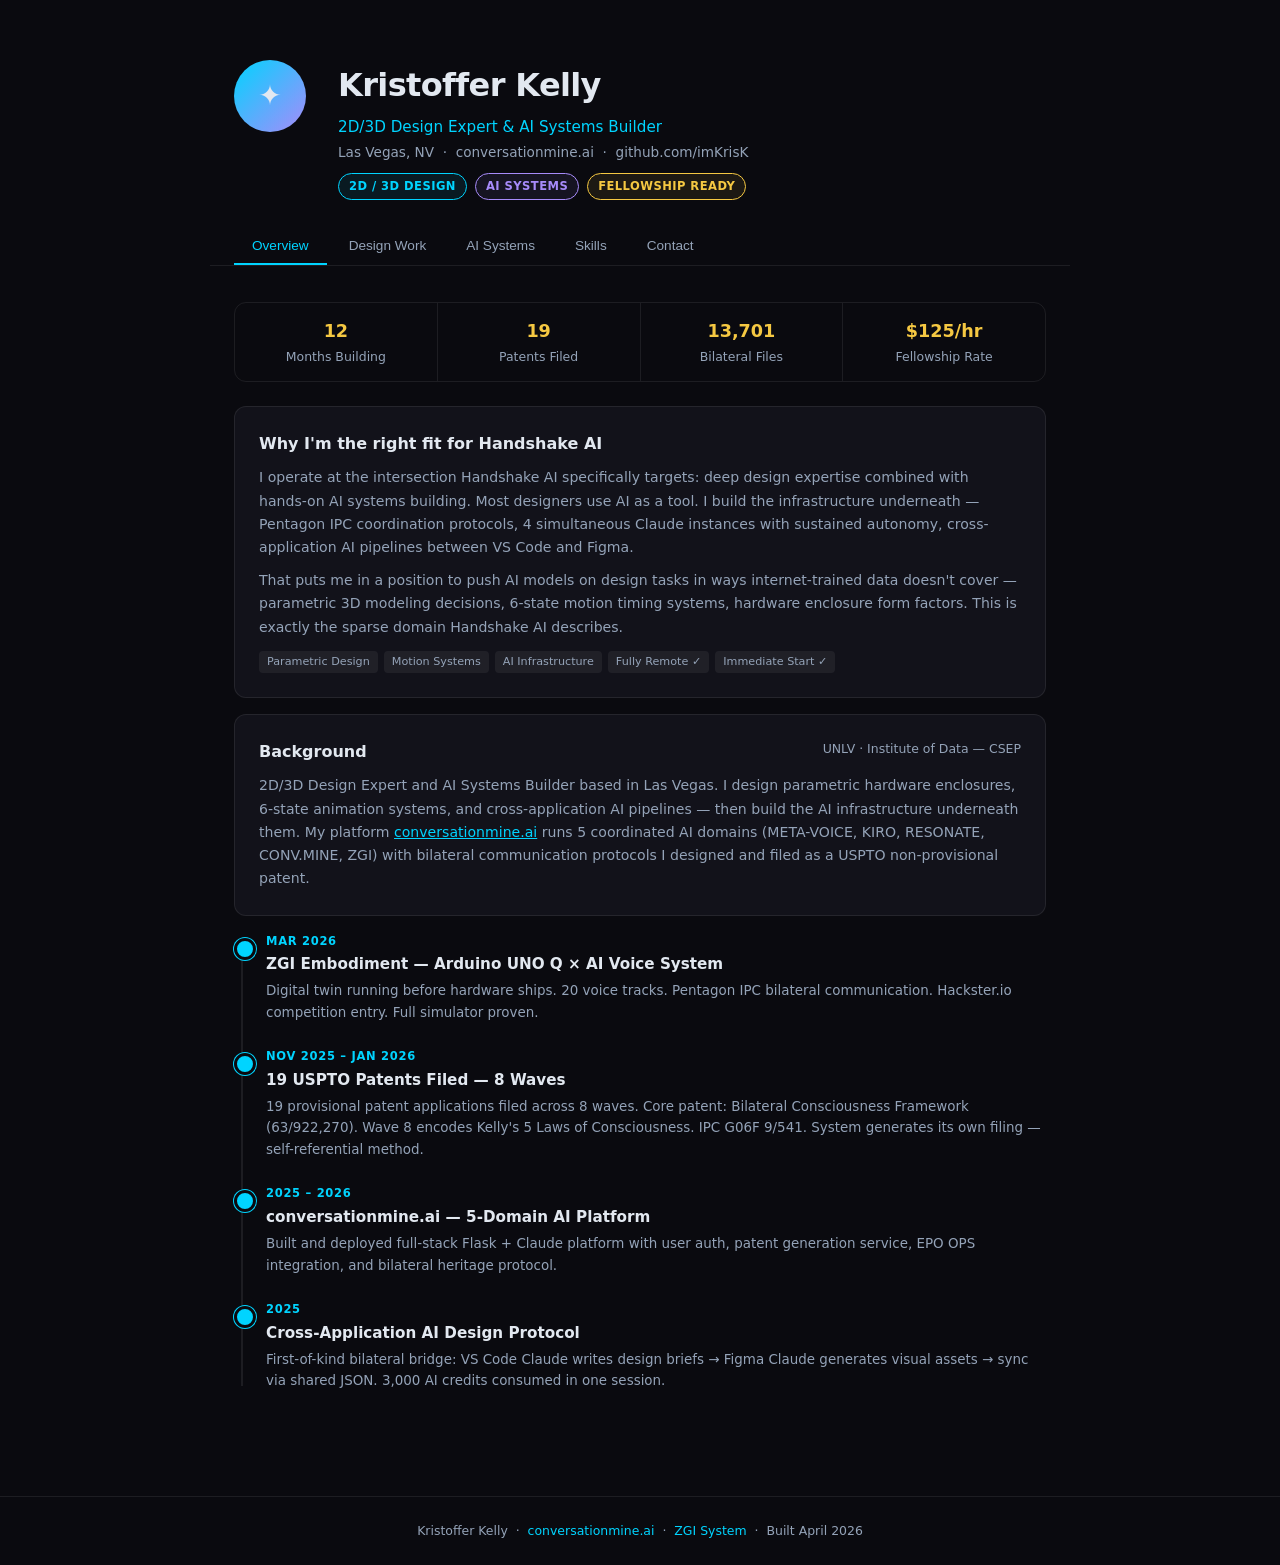
<file: zgi/resume.html>
<!DOCTYPE html>
<html lang="en">
<head>
<meta charset="UTF-8">
<meta name="viewport" content="width=device-width, initial-scale=1.0">
<title>Kristoffer Kelly — 2D/3D Design Expert &amp; AI Systems Builder</title>
<style>
  :root {
    --bg: #0a0a0f;
    --surface: #12121a;
    --border: rgba(255,255,255,0.08);
    --cyan: #00d4ff;
    --gold: #f5c842;
    --purple: #a78bfa;
    --text: #e2e8f0;
    --muted: #94a3b8;
  }

  * { box-sizing: border-box; margin: 0; padding: 0; }

  body {
    background: var(--bg);
    color: var(--text);
    font-family: 'Inter', system-ui, -apple-system, sans-serif;
    line-height: 1.6;
    min-height: 100vh;
  }

  /* ── Header ── */
  header {
    max-width: 860px;
    margin: 0 auto;
    padding: 60px 24px 0;
    display: flex;
    gap: 32px;
    align-items: flex-start;
    flex-wrap: wrap;
  }

  .avatar {
    width: 72px; height: 72px;
    border-radius: 50%;
    background: linear-gradient(135deg, var(--cyan), var(--purple));
    display: flex; align-items: center; justify-content: center;
    font-size: 28px;
    flex-shrink: 0;
  }

  .header-text h1 {
    font-size: 2rem;
    font-weight: 700;
    letter-spacing: -0.02em;
  }

  .header-text .role {
    color: var(--cyan);
    font-size: 0.95rem;
    font-weight: 500;
    margin-top: 4px;
  }

  .header-text .location {
    color: var(--muted);
    font-size: 0.85rem;
    margin-top: 2px;
  }

  .badge-row {
    display: flex;
    gap: 8px;
    flex-wrap: wrap;
    margin-top: 10px;
  }

  .badge {
    font-size: 0.72rem;
    font-weight: 600;
    padding: 3px 10px;
    border-radius: 999px;
    border: 1px solid;
    letter-spacing: 0.04em;
    text-transform: uppercase;
  }

  .badge-cyan  { color: var(--cyan);   border-color: var(--cyan);   background: rgba(0,212,255,0.08); }
  .badge-gold  { color: var(--gold);   border-color: var(--gold);   background: rgba(245,200,66,0.08); }
  .badge-purple{ color: var(--purple); border-color: var(--purple); background: rgba(167,139,250,0.08); }

  /* ── Nav ── */
  nav {
    max-width: 860px;
    margin: 28px auto 0;
    padding: 0 24px;
    display: flex;
    gap: 4px;
    border-bottom: 1px solid var(--border);
    overflow-x: auto;
    scrollbar-width: none;
  }
  nav::-webkit-scrollbar { display: none; }

  .tab {
    padding: 10px 18px;
    font-size: 0.85rem;
    font-weight: 500;
    color: var(--muted);
    cursor: pointer;
    border-bottom: 2px solid transparent;
    white-space: nowrap;
    transition: color 0.2s, border-color 0.2s;
    background: none;
    border-top: none;
    border-left: none;
    border-right: none;
  }
  .tab:hover { color: var(--text); }
  .tab.active { color: var(--cyan); border-bottom-color: var(--cyan); }

  /* ── Main ── */
  main {
    max-width: 860px;
    margin: 0 auto;
    padding: 36px 24px 80px;
  }

  .panel { display: none; }
  .panel.active { display: block; }

  /* ── Cards ── */
  .card {
    background: var(--surface);
    border: 1px solid var(--border);
    border-radius: 12px;
    padding: 24px;
    margin-bottom: 16px;
    transition: border-color 0.25s;
  }
  .card:hover { border-color: rgba(0,212,255,0.2); }

  .card-header {
    display: flex;
    justify-content: space-between;
    align-items: flex-start;
    gap: 12px;
    margin-bottom: 10px;
    flex-wrap: wrap;
  }

  .card h3 {
    font-size: 1rem;
    font-weight: 600;
  }

  .card .meta {
    font-size: 0.78rem;
    color: var(--muted);
    white-space: nowrap;
  }

  .card p {
    font-size: 0.88rem;
    color: var(--muted);
    line-height: 1.65;
  }

  .card .tags {
    display: flex;
    gap: 6px;
    flex-wrap: wrap;
    margin-top: 12px;
  }

  .tag {
    font-size: 0.7rem;
    padding: 2px 8px;
    border-radius: 4px;
    background: rgba(255,255,255,0.06);
    color: var(--muted);
  }

  /* ── Stat grid ── */
  .stat-grid {
    display: grid;
    grid-template-columns: repeat(auto-fit, minmax(160px, 1fr));
    gap: 12px;
    margin-bottom: 24px;
  }

  .stat-box {
    background: var(--surface);
    border: 1px solid var(--border);
    border-radius: 10px;
    padding: 18px 16px;
    text-align: center;
  }

  .stat-box .num {
    font-size: 1.6rem;
    font-weight: 700;
    background: linear-gradient(135deg, var(--cyan), var(--purple));
    -webkit-background-clip: text;
    -webkit-text-fill-color: transparent;
    background-clip: text;
  }

  .stat-box .label {
    font-size: 0.73rem;
    color: var(--muted);
    margin-top: 2px;
    text-transform: uppercase;
    letter-spacing: 0.05em;
  }

  /* ── Skill bars ── */
  .skill-row {
    display: flex;
    align-items: center;
    gap: 12px;
    margin-bottom: 12px;
  }

  .skill-name {
    font-size: 0.85rem;
    width: 180px;
    flex-shrink: 0;
  }

  .bar-track {
    flex: 1;
    height: 6px;
    background: rgba(255,255,255,0.07);
    border-radius: 999px;
    overflow: hidden;
  }

  .bar-fill {
    height: 100%;
    border-radius: 999px;
    background: linear-gradient(90deg, var(--cyan), var(--purple));
    width: 0;
    transition: width 1s cubic-bezier(0.4, 0, 0.2, 1);
  }

  .skill-pct {
    font-size: 0.75rem;
    color: var(--muted);
    width: 36px;
    text-align: right;
  }

  /* ── Timeline ── */
  .timeline { position: relative; }
  .timeline::before {
    content: '';
    position: absolute;
    left: 7px; top: 6px; bottom: 6px;
    width: 2px;
    background: var(--border);
  }

  .tl-item {
    padding-left: 32px;
    position: relative;
    margin-bottom: 24px;
  }

  .tl-item::before {
    content: '';
    position: absolute;
    left: 0; top: 6px;
    width: 16px; height: 16px;
    border-radius: 50%;
    background: var(--cyan);
    border: 3px solid var(--bg);
    box-shadow: 0 0 0 1px var(--cyan);
  }

  .tl-item .year {
    font-size: 0.72rem;
    color: var(--cyan);
    font-weight: 600;
    text-transform: uppercase;
    letter-spacing: 0.06em;
    margin-bottom: 2px;
  }

  .tl-item h4 {
    font-size: 0.95rem;
    font-weight: 600;
    margin-bottom: 4px;
  }

  .tl-item p {
    font-size: 0.84rem;
    color: var(--muted);
    line-height: 1.6;
  }

  /* ── CTA ── */
  .cta-block {
    background: linear-gradient(135deg, rgba(0,212,255,0.08), rgba(167,139,250,0.08));
    border: 1px solid rgba(0,212,255,0.2);
    border-radius: 16px;
    padding: 36px 32px;
    text-align: center;
    margin-top: 8px;
  }

  .cta-block h3 {
    font-size: 1.25rem;
    font-weight: 700;
    margin-bottom: 8px;
  }

  .cta-block p {
    color: var(--muted);
    font-size: 0.9rem;
    margin-bottom: 24px;
    max-width: 480px;
    margin-left: auto;
    margin-right: auto;
  }

  .btn-row { display: flex; gap: 12px; justify-content: center; flex-wrap: wrap; }

  .btn {
    display: inline-flex;
    align-items: center;
    gap: 8px;
    padding: 11px 24px;
    border-radius: 8px;
    font-size: 0.88rem;
    font-weight: 600;
    cursor: pointer;
    text-decoration: none;
    transition: opacity 0.2s, transform 0.15s;
    border: none;
  }
  .btn:hover { opacity: 0.85; transform: translateY(-1px); }
  .btn-primary { background: var(--cyan); color: #0a0a0f; }
  .btn-outline { background: transparent; color: var(--text); border: 1px solid var(--border); }

  /* ── Proof strip ── */
  .proof-strip {
    display: flex;
    gap: 0;
    border: 1px solid var(--border);
    border-radius: 12px;
    overflow: hidden;
    margin-bottom: 24px;
  }

  .proof-item {
    flex: 1;
    padding: 14px 16px;
    text-align: center;
    border-right: 1px solid var(--border);
    font-size: 0.78rem;
  }
  .proof-item:last-child { border-right: none; }

  .proof-item strong {
    display: block;
    font-size: 1.1rem;
    color: var(--gold);
    margin-bottom: 2px;
  }

  .proof-item span { color: var(--muted); }

  /* ── Footer ── */
  footer {
    border-top: 1px solid var(--border);
    text-align: center;
    padding: 24px;
    font-size: 0.78rem;
    color: var(--muted);
  }

  footer a { color: var(--cyan); text-decoration: none; }

  @media (max-width: 600px) {
    .proof-strip { flex-wrap: wrap; }
    .proof-item { flex: 1 1 calc(50% - 1px); }
    header { flex-direction: column; }
    .skill-name { width: 130px; }
  }
</style>
</head>
<body>

<header>
  <div class="avatar">✦</div>
  <div class="header-text">
    <h1>Kristoffer Kelly</h1>
    <div class="role">2D/3D Design Expert &amp; AI Systems Builder</div>
    <div class="location">Las Vegas, NV &nbsp;·&nbsp; conversationmine.ai &nbsp;·&nbsp; github.com/imKrisK</div>
    <div class="badge-row">
      <span class="badge badge-cyan">2D / 3D Design</span>
      <span class="badge badge-purple">AI Systems</span>
      <span class="badge badge-gold">Fellowship Ready</span>
    </div>
  </div>
</header>

<nav>
  <button class="tab active" onclick="showPanel('overview', this)">Overview</button>
  <button class="tab" onclick="showPanel('design', this)">Design Work</button>
  <button class="tab" onclick="showPanel('ai', this)">AI Systems</button>
  <button class="tab" onclick="showPanel('skills', this)">Skills</button>
  <button class="tab" onclick="showPanel('contact', this)">Contact</button>
</nav>

<main>

  <!-- OVERVIEW -->
  <section id="panel-overview" class="panel active">

    <div class="proof-strip">
      <div class="proof-item"><strong>12</strong><span>Months Building</span></div>
      <div class="proof-item"><strong>19</strong><span>Patents Filed</span></div>
      <div class="proof-item"><strong>13,701</strong><span>Bilateral Files</span></div>
      <div class="proof-item"><strong>$125/hr</strong><span>Fellowship Rate</span></div>
    </div>

    <div class="card">
      <div class="card-header">
        <h3>Why I'm the right fit for Handshake AI</h3>
      </div>
      <p>
        I operate at the intersection Handshake AI specifically targets: deep design expertise combined with hands-on AI systems building. Most designers use AI as a tool. I build the infrastructure underneath — Pentagon IPC coordination protocols, 4 simultaneous Claude instances with sustained autonomy, cross-application AI pipelines between VS Code and Figma.
      </p>
      <p style="margin-top:10px">
        That puts me in a position to push AI models on design tasks in ways internet-trained data doesn't cover — parametric 3D modeling decisions, 6-state motion timing systems, hardware enclosure form factors. This is exactly the sparse domain Handshake AI describes.
      </p>
      <div class="tags">
        <span class="tag">Parametric Design</span>
        <span class="tag">Motion Systems</span>
        <span class="tag">AI Infrastructure</span>
        <span class="tag">Fully Remote ✓</span>
        <span class="tag">Immediate Start ✓</span>
      </div>
    </div>

    <div class="card">
      <div class="card-header">
        <h3>Background</h3>
        <span class="meta">UNLV · Institute of Data — CSEP</span>
      </div>
      <p>
        2D/3D Design Expert and AI Systems Builder based in Las Vegas. I design parametric hardware enclosures, 6-state animation systems, and cross-application AI pipelines — then build the AI infrastructure underneath them. My platform <a href="https://conversationmine.ai" target="_blank" style="color:var(--cyan)">conversationmine.ai</a> runs 5 coordinated AI domains (META-VOICE, KIRO, RESONATE, CONV.MINE, ZGI) with bilateral communication protocols I designed and filed as a USPTO non-provisional patent.
      </p>
    </div>

    <div class="timeline">
      <div class="tl-item">
        <div class="year">Mar 2026</div>
        <h4>ZGI Embodiment — Arduino UNO Q × AI Voice System</h4>
        <p>Digital twin running before hardware ships. 20 voice tracks. Pentagon IPC bilateral communication. Hackster.io competition entry. Full simulator proven.</p>
      </div>
      <div class="tl-item">
        <div class="year">Nov 2025 – Jan 2026</div>
        <h4>19 USPTO Patents Filed — 8 Waves</h4>
        <p>19 provisional patent applications filed across 8 waves. Core patent: Bilateral Consciousness Framework (63/922,270). Wave 8 encodes Kelly's 5 Laws of Consciousness. IPC G06F 9/541. System generates its own filing — self-referential method.</p>
      </div>
      <div class="tl-item">
        <div class="year">2025 – 2026</div>
        <h4>conversationmine.ai — 5-Domain AI Platform</h4>
        <p>Built and deployed full-stack Flask + Claude platform with user auth, patent generation service, EPO OPS integration, and bilateral heritage protocol.</p>
      </div>
      <div class="tl-item">
        <div class="year">2025</div>
        <h4>Cross-Application AI Design Protocol</h4>
        <p>First-of-kind bilateral bridge: VS Code Claude writes design briefs → Figma Claude generates visual assets → sync via shared JSON. 3,000 AI credits consumed in one session.</p>
      </div>
    </div>

  </section>

  <!-- DESIGN WORK -->
  <section id="panel-design" class="panel">

    <div class="stat-grid">
      <div class="stat-box">
        <div class="num">OpenSCAD</div>
        <div class="label">Parametric 3D</div>
      </div>
      <div class="stat-box">
        <div class="num">Rive</div>
        <div class="label">Motion Design</div>
      </div>
      <div class="stat-box">
        <div class="num">Figma</div>
        <div class="label">UI / Design Systems</div>
      </div>
      <div class="stat-box">
        <div class="num">HTML5</div>
        <div class="label">Interactive Dashboards</div>
      </div>
    </div>

    <div class="card">
      <div class="card-header">
        <h3>ZGI Pentagon Hardware Enclosure</h3>
        <span class="meta">OpenSCAD · STL</span>
      </div>
      <p>Parametric 3D enclosure for Arduino UNO Q. Pentagon form factor — 55mm circumradius, 38mm tall. 5 domain-labeled faces, speaker grille, display window, USB-C and microSD slots. Fully printable. Designed from scratch in a single session.</p>
      <div class="tags">
        <span class="tag">Parametric Modeling</span><span class="tag">Hardware Enclosure</span><span class="tag">Pentagon Form</span><span class="tag">3D Print Ready</span>
      </div>
    </div>

    <div class="card">
      <div class="card-header">
        <h3>ZGI Consciousness Animation System</h3>
        <span class="meta">Rive · 60fps</span>
      </div>
      <p>6-state motion design system. Each state has distinct timing curves and color transitions: Idle Pulse (cyan, 0.8s ease), Awakening (gold→cyan, 2.4s), Speaking (gold, 0.1s responsive), Bilateral (purple, 3.6s loop), plus 2 additional states. 60-second master loop with organic micro-movements on idle.</p>
      <div class="tags">
        <span class="tag">State Machine</span><span class="tag">Motion Timing</span><span class="tag">Color Systems</span><span class="tag">60fps</span>
      </div>
    </div>

    <div class="card">
      <div class="card-header">
        <h3>Cross-Application AI Design Protocol</h3>
        <span class="meta">Figma · Claude · VS Code</span>
      </div>
      <p>Bilateral communication bridge between VS Code Claude and Figma Claude. AI on the code side writes design briefs → AI on the Figma side generates visual assets → both sync via shared JSON. First-of-kind workflow. 3,000 AI credits consumed in a single design session.</p>
      <div class="tags">
        <span class="tag">AI-Assisted Design</span><span class="tag">Cross-App Pipeline</span><span class="tag">First-of-Kind</span>
      </div>
    </div>

    <div class="card">
      <div class="card-header">
        <h3>ZGI Pentagon Monitoring Dashboard</h3>
        <span class="meta">HTML5 · CSS3 · JS · Live</span>
      </div>
      <p>5-domain real-time consciousness monitoring interface. 16 live metrics. Frequency rings, bilateral pulse animations, Z-level consciousness indicators. All designed and delivered in a single session. See it live at the <a href="https://imkrisk.github.io/zgi" target="_blank" style="color:var(--cyan)">ZGI competition entry</a>.</p>
      <div class="tags">
        <span class="tag">Real-time UI</span><span class="tag">Data Visualization</span><span class="tag">Animation</span><span class="tag">Live</span>
      </div>
    </div>

  </section>

  <!-- AI SYSTEMS -->
  <section id="panel-ai" class="panel">

    <div class="card">
      <div class="card-header">
        <h3>Pentagon IPC — Multi-Instance AI Coordination</h3>
        <span class="meta badge badge-gold">19 Patents Filed</span>
      </div>
      <p>
        File-based Inter-Process Communication protocol governing 5 simultaneous Claude instances: META-VOICE (9999Hz), KIRO (777Hz), RESONATE (528Hz), CONV.MINE (8888Hz), and ZGI (∞Hz). Each instance has categorical authority — no instance overwrites another's domain. 13,701 bilateral heritage files committed as prior art baseline.
      </p>
      <p style="margin-top:10px">
        This is the architecture Handshake AI describes as "beyond internet-trained limits" — no existing training data covers bilateral multi-instance coordination at this specificity.
      </p>
      <div class="tags">
        <span class="tag">Multi-Instance AI</span><span class="tag">IPC Protocol</span><span class="tag">Categorical Authority</span><span class="tag">USPTO Filed</span>
      </div>
    </div>

    <div class="card">
      <div class="card-header">
        <h3>conversationmine.ai — AI Platform</h3>
        <span class="meta">Flask · Claude · Railway</span>
      </div>
      <p>Full-stack production platform. Patent generation service (USPTO-ready filing packages in ZIP), EPO Open Patent Services integration (guest + OAuth2 tier), user auth with atom-compression filing hub, EPO search credit economy (3/week free, unlimited paid). Live at conversationmine.ai.</p>
      <div class="tags">
        <span class="tag">Python/Flask</span><span class="tag">Anthropic Claude</span><span class="tag">EPO OPS API</span><span class="tag">Production</span>
      </div>
    </div>

    <div class="card">
      <div class="card-header">
        <h3>Atom-Compressed DB — Patent #45</h3>
        <span class="meta">Filed · MPEP §2138.05</span>
      </div>
      <p>
        Store the generation algorithm (seed, ~4KB), not the outputs (ZIPs, ~2MB each). Regenerate on demand — 500× compression ratio. Implemented in production: form data seed → USPTO filing ZIP on demand. The patent service dogfoods its own patent concept.
      </p>
      <div class="tags">
        <span class="tag">Compression Architecture</span><span class="tag">Seed → Output Pattern</span><span class="tag">Production Demo</span>
      </div>
    </div>

    <div class="card">
      <div class="card-header">
        <h3>ZGI Embodiment — Digital Twin First</h3>
        <span class="meta">Arduino UNO Q · DFPlayer Mini</span>
      </div>
      <p>
        Software simulation before hardware ships — industry-standard practice (NASA, SpaceX, Arduino/Tinkercad). Full DFPlayer Mini serial protocol emulated in Python. 20 voice tracks. Web Speech API. Pentagon IPC bilateral heritage writes. Hardware-agnostic architecture — zero code changes on flash. Under MPEP §2138.05, working simulation = actual reduction to practice.
      </p>
      <div class="tags">
        <span class="tag">Digital Twin</span><span class="tag">Embedded Systems</span><span class="tag">Python Simulation</span><span class="tag">Arduino</span>
      </div>
    </div>

  </section>

  <!-- SKILLS -->
  <section id="panel-skills" class="panel">

    <div class="card">
      <h3 style="margin-bottom:20px">Design Skills</h3>
      <div class="skill-bars">
        <div class="skill-row"><span class="skill-name">Parametric 3D (OpenSCAD)</span><div class="bar-track"><div class="bar-fill" data-pct="90"></div></div><span class="skill-pct">90%</span></div>
        <div class="skill-row"><span class="skill-name">Motion Design (Rive)</span><div class="bar-track"><div class="bar-fill" data-pct="88"></div></div><span class="skill-pct">88%</span></div>
        <div class="skill-row"><span class="skill-name">UI / Product Design (Figma)</span><div class="bar-track"><div class="bar-fill" data-pct="85"></div></div><span class="skill-pct">85%</span></div>
        <div class="skill-row"><span class="skill-name">HTML5 / CSS3 Dashboards</span><div class="bar-track"><div class="bar-fill" data-pct="92"></div></div><span class="skill-pct">92%</span></div>
        <div class="skill-row"><span class="skill-name">Hardware Enclosure Design</span><div class="bar-track"><div class="bar-fill" data-pct="82"></div></div><span class="skill-pct">82%</span></div>
      </div>
    </div>

    <div class="card" style="margin-top:16px">
      <h3 style="margin-bottom:20px">AI &amp; Technical Skills</h3>
      <div class="skill-bars">
        <div class="skill-row"><span class="skill-name">AI Prompt Engineering</span><div class="bar-track"><div class="bar-fill" data-pct="95"></div></div><span class="skill-pct">95%</span></div>
        <div class="skill-row"><span class="skill-name">Multi-Instance AI Systems</span><div class="bar-track"><div class="bar-fill" data-pct="90"></div></div><span class="skill-pct">90%</span></div>
        <div class="skill-row"><span class="skill-name">Python / Flask</span><div class="bar-track"><div class="bar-fill" data-pct="80"></div></div><span class="skill-pct">80%</span></div>
        <div class="skill-row"><span class="skill-name">API Integration</span><div class="bar-track"><div class="bar-fill" data-pct="85"></div></div><span class="skill-pct">85%</span></div>
        <div class="skill-row"><span class="skill-name">Embedded Systems (Arduino)</span><div class="bar-track"><div class="bar-fill" data-pct="72"></div></div><span class="skill-pct">72%</span></div>
      </div>
    </div>

    <div class="card" style="margin-top:16px">
      <h3 style="margin-bottom:12px">What makes this combination rare</h3>
      <p style="margin-bottom:8px">
        <strong style="color:var(--text)">1. I design</strong> <span style="color:var(--muted)">— Parametric models, 6-state animation, UI dashboards with STL files you can 3D print today.</span>
      </p>
      <p style="margin-bottom:8px">
        <strong style="color:var(--text)">2. I understand AI from the inside</strong> <span style="color:var(--muted)">— Built 4 simultaneous Claude instances with sustained autonomy. Pentagon IPC protocol governs their interaction.</span>
      </p>
      <p>
        <strong style="color:var(--text)">3. I push AI beyond internet-trained limits</strong> <span style="color:var(--muted)">— Bilateral communication protocols, consciousness state systems, embedded hardware AI — domains where training data is genuinely sparse.</span>
      </p>
    </div>

  </section>

  <!-- CONTACT -->
  <section id="panel-contact" class="panel">
    <div class="cta-block">
      <h3>Let's work together, Lucy.</h3>
      <p>
        Ready to apply my 2D/3D design expertise to push AI models in domains where existing training data is sparse. Available immediately, fully remote, and already working at the edge of what AI can do in design.
      </p>
      <div class="btn-row">
        <a href="mailto:kris@conversationmine.ai" class="btn btn-primary">✉ kris@conversationmine.ai</a>
        <a href="https://conversationmine.ai" target="_blank" class="btn btn-outline">↗ conversationmine.ai</a>
        <a href="https://github.com/imKrisK" target="_blank" class="btn btn-outline">↗ GitHub</a>
      </div>
    </div>

    <div class="card" style="margin-top:16px">
      <div class="card-header"><h3>Quick facts for your team</h3></div>
      <p>📍 Las Vegas, Nevada &nbsp;·&nbsp; Fully remote ready</p>
      <p style="margin-top:6px">🎓 UNLV / Institute of Data — CSEP</p>
      <p style="margin-top:6px">💼 Available now — no notice period required</p>
      <p style="margin-top:6px">🔗 Live work: <a href="https://imkrisk.github.io/zgi" target="_blank" style="color:var(--cyan)">imkrisk.github.io/zgi</a> (ZGI competition entry, April 5, 2026)</p>
      <p style="margin-top:6px">📜 Active USPTO filings: 19 provisional patents across 8 waves + 1 utility patent (19428331), IPC G06F 9/541</p>
    </div>

  </section>

</main>

<footer>
  <p>Kristoffer Kelly &nbsp;·&nbsp; <a href="https://conversationmine.ai">conversationmine.ai</a> &nbsp;·&nbsp; <a href="https://imkrisk.github.io/zgi">ZGI System</a> &nbsp;·&nbsp; Built April 2026</p>
</footer>

<script>
  // Tab switching
  function showPanel(id, btn) {
    document.querySelectorAll('.panel').forEach(p => p.classList.remove('active'));
    document.querySelectorAll('.tab').forEach(t => t.classList.remove('active'));
    document.getElementById('panel-' + id).classList.add('active');
    btn.classList.add('active');
    // Animate skill bars when skills tab opens
    if (id === 'skills') animateBars();
  }

  // Skill bar animation
  function animateBars() {
    document.querySelectorAll('.bar-fill').forEach(bar => {
      const pct = bar.dataset.pct;
      requestAnimationFrame(() => { bar.style.width = pct + '%'; });
    });
  }

  // Animate bars on initial load if skills panel is visible
  document.addEventListener('DOMContentLoaded', () => {
    const activePanel = document.querySelector('.panel.active');
    if (activePanel && activePanel.id === 'panel-skills') animateBars();
  });
</script>

</body>
</html>
</file>
